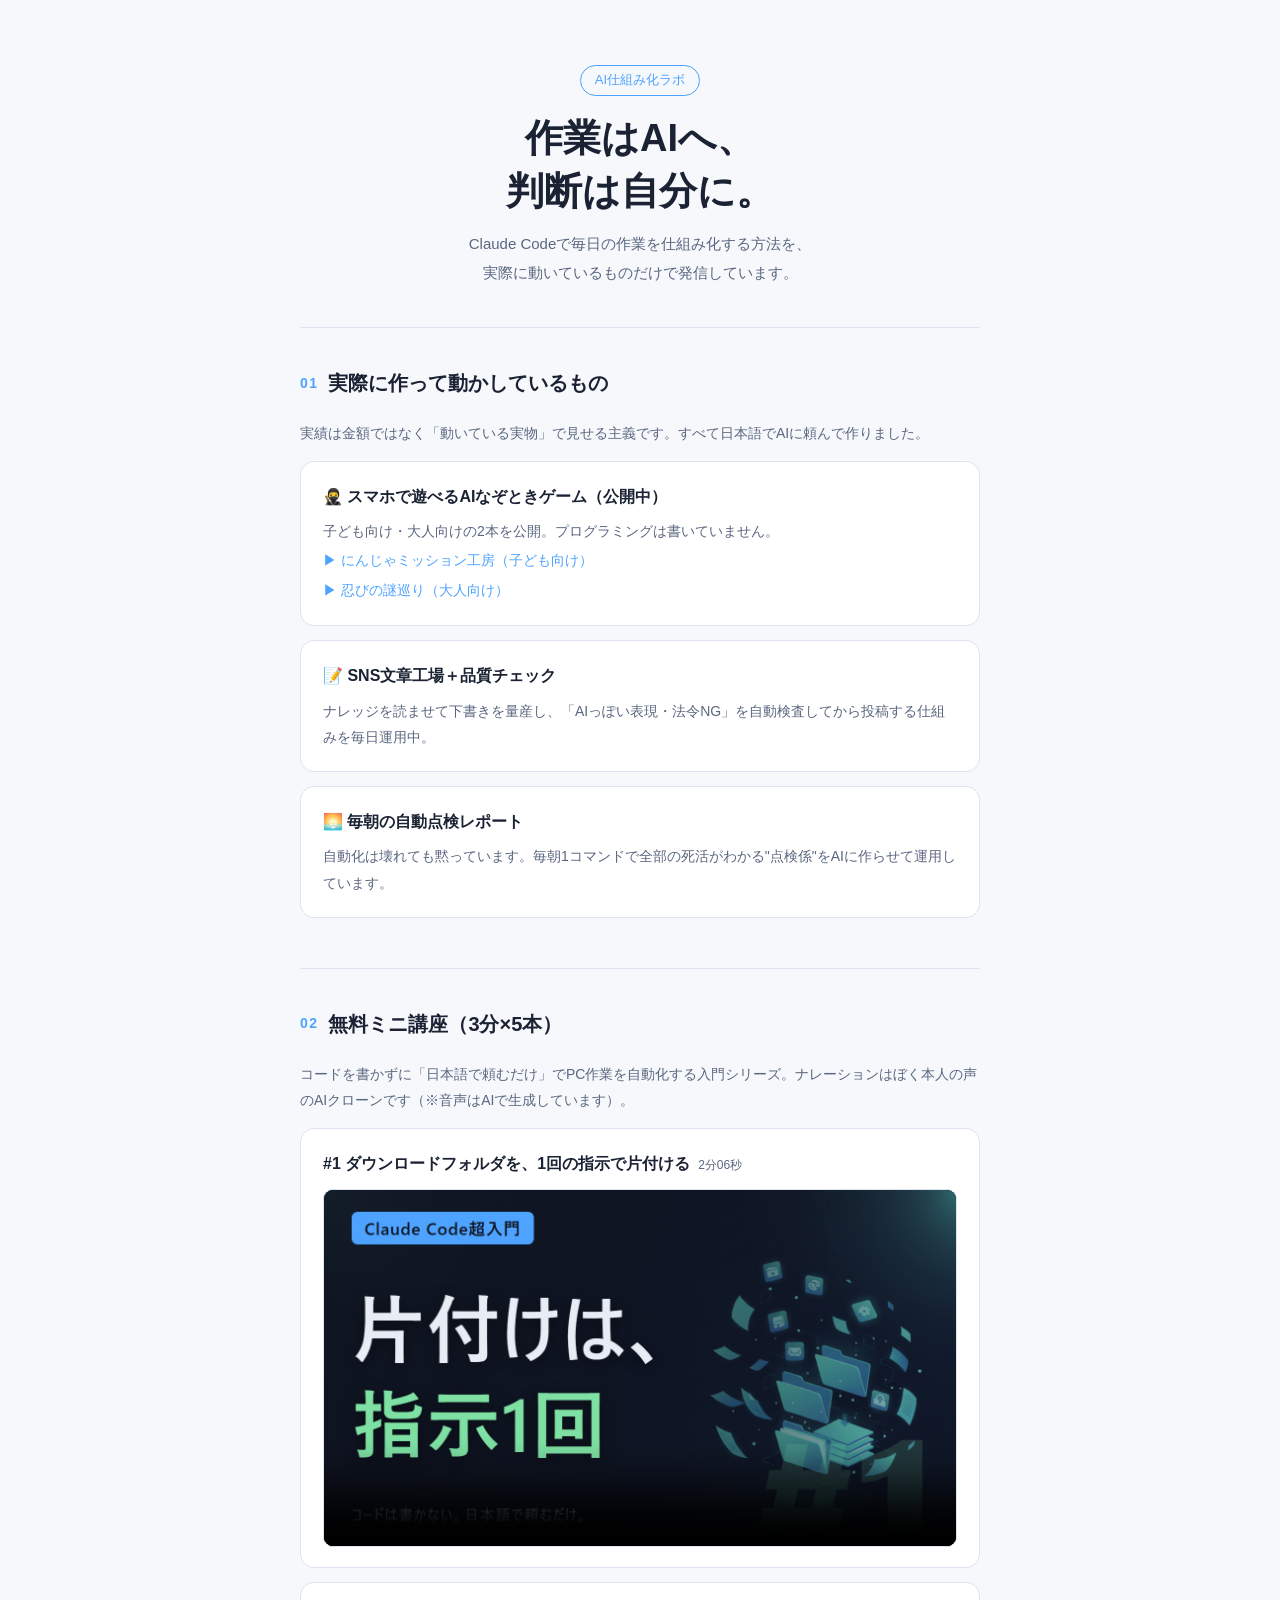
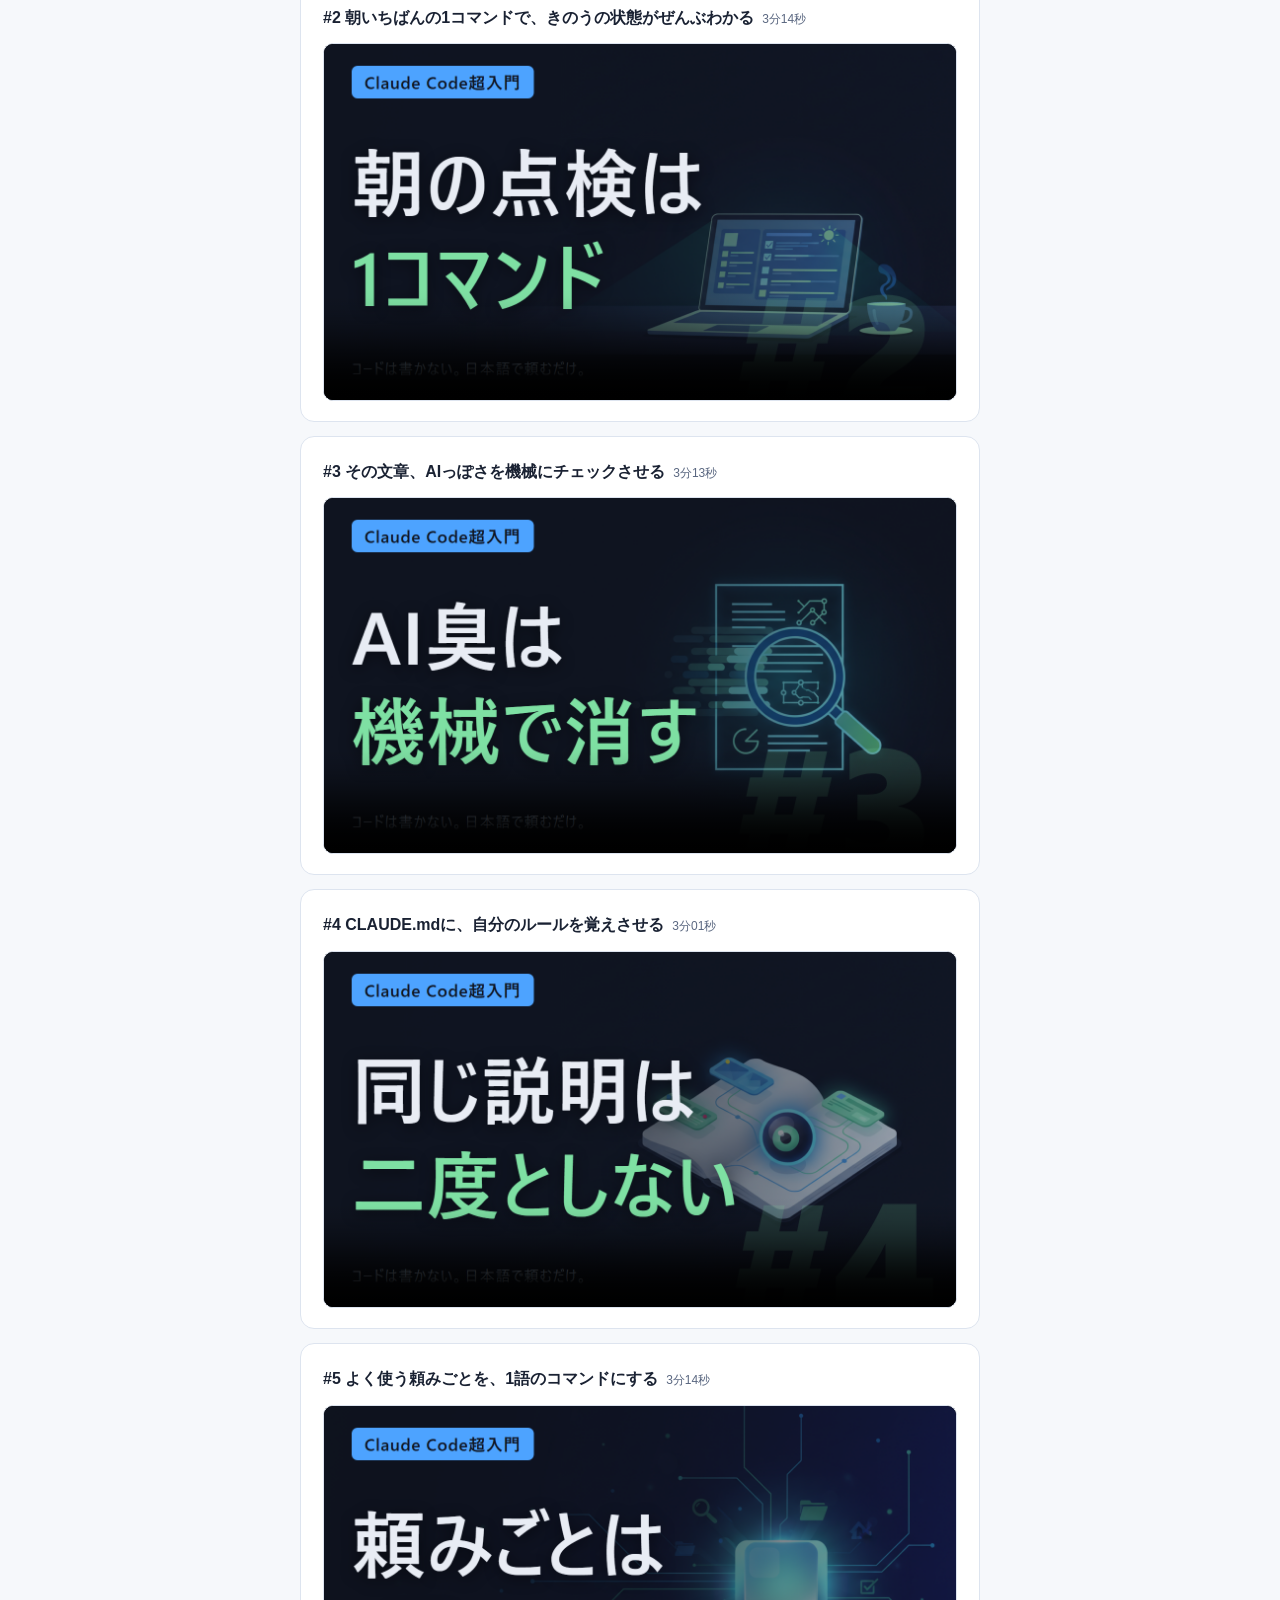
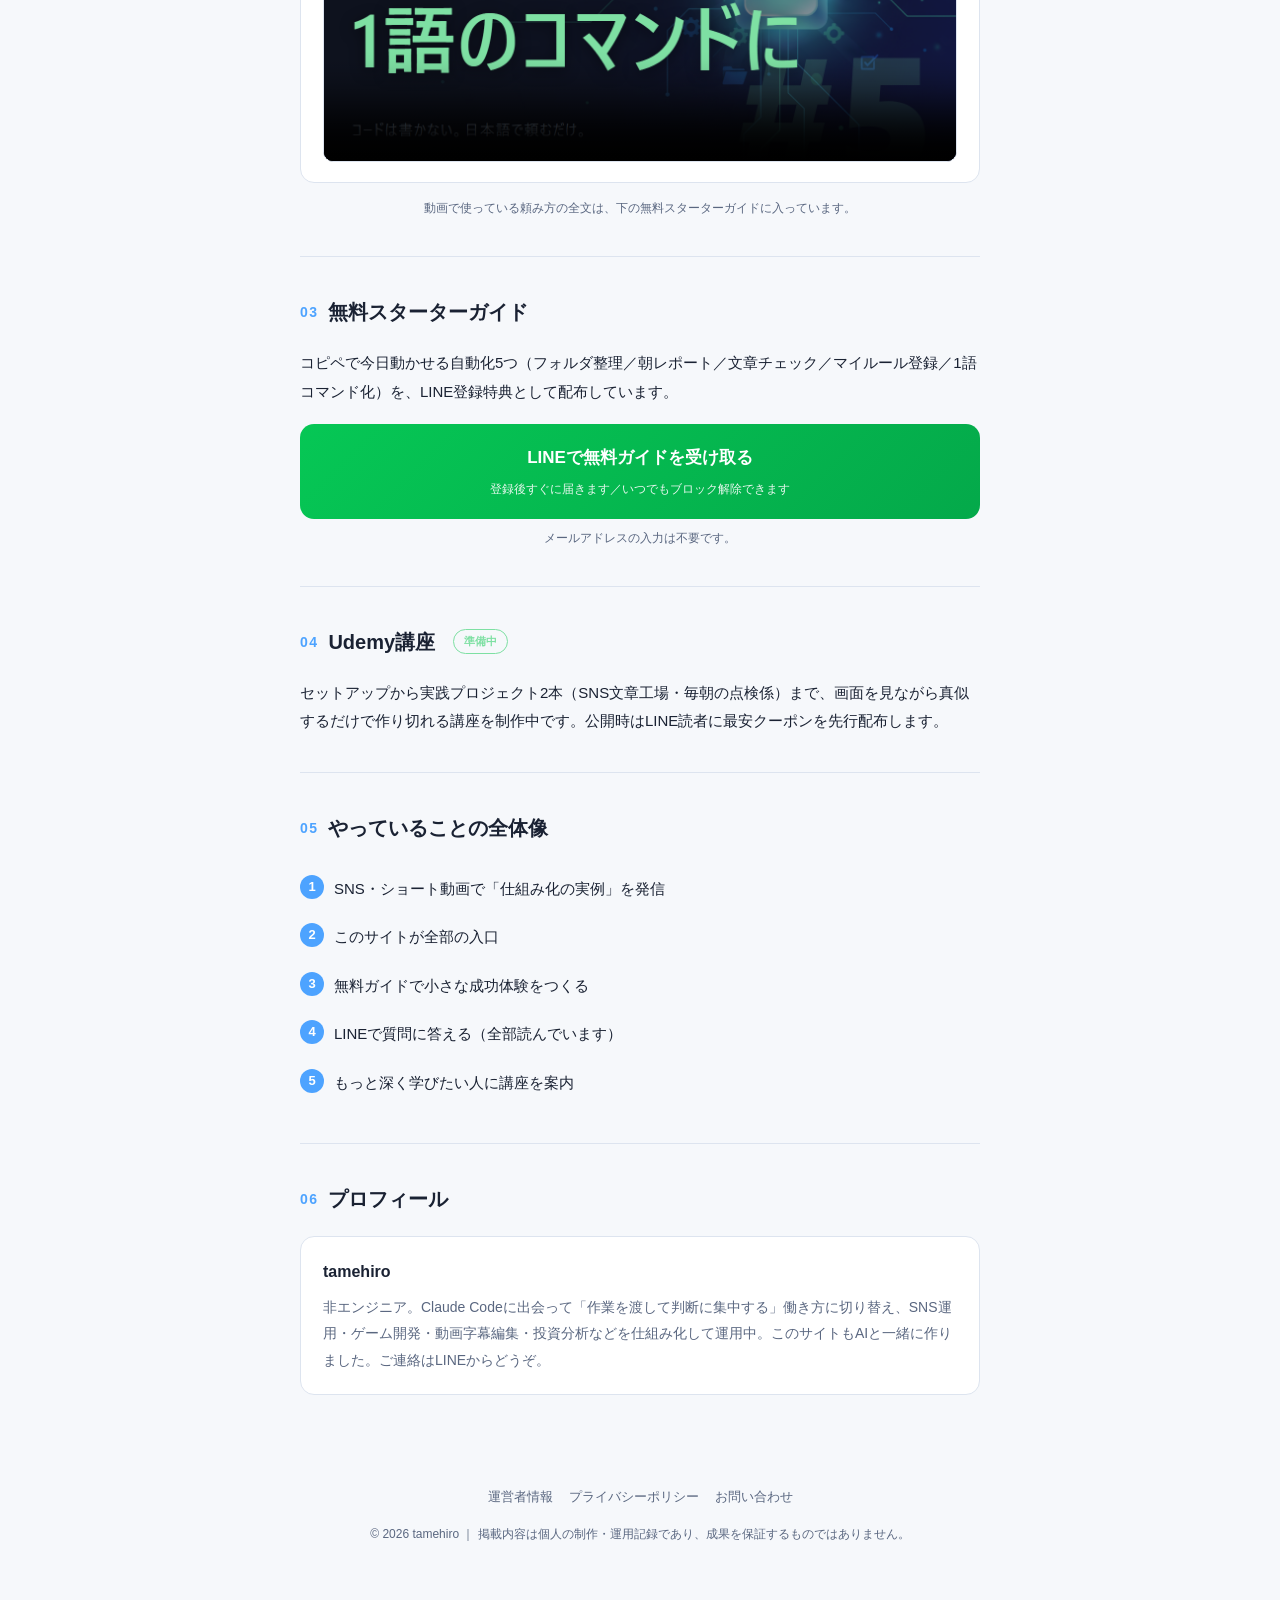
<file: index.html>
<!DOCTYPE html>
<html lang="ja">
<head>
<meta charset="UTF-8">
<meta name="viewport" content="width=device-width, initial-scale=1.0">
<title>tamehiro | AI仕組み化ラボ — 作業はAIへ、判断は自分に</title>
<meta name="description" content="Claude Codeで毎日の作業を仕組み化する方法を発信しています。コピペで始められる無料スターターガイド配布中。">
<link rel="canonical" href="https://tamehiro3.github.io/ai-lab/">
<style>
  :root{
    --bg:#0f1420; --panel:#171e2e; --text:#e8ecf4; --muted:#9aa7bd;
    --accent:#4da3ff; --accent2:#7ee0a3; --border:#2a3550;
  }
  @media (prefers-color-scheme: light){
    :root{ --bg:#f6f8fb; --panel:#ffffff; --text:#1a2233; --muted:#5a6780; --border:#dde4ef; }
  }
  *{margin:0;padding:0;box-sizing:border-box}
  body{background:var(--bg);color:var(--text);font-family:"Hiragino Kaku Gothic ProN","Yu Gothic",Meiryo,sans-serif;line-height:1.9}
  .wrap{max-width:720px;margin:0 auto;padding:0 20px}
  header{padding:64px 0 40px;text-align:center}
  .badge{display:inline-block;font-size:13px;color:var(--accent);border:1px solid var(--accent);border-radius:999px;padding:2px 14px;margin-bottom:16px}
  h1{font-size:clamp(26px,6vw,38px);line-height:1.4;margin-bottom:12px}
  .lead{color:var(--muted);font-size:15px}
  section{padding:36px 0;border-top:1px solid var(--border)}
  h2{font-size:20px;margin-bottom:18px;display:flex;align-items:center;gap:10px}
  h2 .n{color:var(--accent);font-size:14px;letter-spacing:.1em}
  .card{background:var(--panel);border:1px solid var(--border);border-radius:14px;padding:20px 22px;margin-bottom:14px}
  .card h3{font-size:16px;margin-bottom:6px}
  .card p{font-size:14px;color:var(--muted)}
  .card a{color:var(--accent);text-decoration:none;font-size:14px}
  .card a:hover{text-decoration:underline}
  .card video{width:100%;border-radius:10px;margin-top:10px;display:block;border:1px solid var(--border);background:#000}
  .card h3 small{font-weight:400;color:var(--muted);font-size:12px;margin-left:8px}
  .cta{display:block;text-align:center;background:linear-gradient(135deg,#06c755,#04a94a);color:#fff;font-weight:700;font-size:17px;border-radius:14px;padding:18px;margin:18px 0 8px;text-decoration:none}
  .cta small{display:block;font-weight:400;font-size:12px;opacity:.9;margin-top:4px}
  .note{font-size:12px;color:var(--muted);text-align:center}
  ul.flow{list-style:none}
  ul.flow li{padding:10px 0 10px 34px;position:relative;font-size:15px}
  ul.flow li::before{content:attr(data-n);position:absolute;left:0;top:10px;width:24px;height:24px;border-radius:50%;
    background:var(--accent);color:#fff;font-size:13px;font-weight:700;display:flex;align-items:center;justify-content:center}
  footer{padding:40px 0 60px;text-align:center;color:var(--muted);font-size:12px}
  footer nav{display:flex;flex-wrap:wrap;justify-content:center;gap:6px 16px;margin-bottom:14px}
  footer nav a{color:var(--muted);font-size:13px;text-decoration:none}
  footer nav a:hover{text-decoration:underline;color:var(--accent)}
  .soon{display:inline-block;font-size:11px;color:var(--accent2);border:1px solid var(--accent2);border-radius:999px;padding:1px 10px;margin-left:8px;vertical-align:middle}
</style>
</head>
<body>
<div class="wrap">

  <header>
    <span class="badge">AI仕組み化ラボ</span>
    <h1>作業はAIへ、<br>判断は自分に。</h1>
    <p class="lead">Claude Codeで毎日の作業を仕組み化する方法を、<br>実際に動いているものだけで発信しています。</p>
  </header>

  <section>
    <h2><span class="n">01</span>実際に作って動かしているもの</h2>
    <p style="font-size:14px;color:var(--muted);margin-bottom:14px">実績は金額ではなく「動いている実物」で見せる主義です。すべて日本語でAIに頼んで作りました。</p>
    <div class="card">
      <h3>🥷 スマホで遊べるAIなぞときゲーム（公開中）</h3>
      <p>子ども向け・大人向けの2本を公開。プログラミングは書いていません。</p>
      <a href="https://tamehiro3.github.io/ninja-mission-kobo/" target="_blank" rel="noopener">▶ にんじゃミッション工房（子ども向け）</a><br>
      <a href="https://tamehiro3.github.io/shinobi-nazomeguri/" target="_blank" rel="noopener">▶ 忍びの謎巡り（大人向け）</a>
    </div>
    <div class="card">
      <h3>📝 SNS文章工場＋品質チェック</h3>
      <p>ナレッジを読ませて下書きを量産し、「AIっぽい表現・法令NG」を自動検査してから投稿する仕組みを毎日運用中。</p>
    </div>
    <div class="card">
      <h3>🌅 毎朝の自動点検レポート</h3>
      <p>自動化は壊れても黙っています。毎朝1コマンドで全部の死活がわかる"点検係"をAIに作らせて運用しています。</p>
    </div>
  </section>

  <section>
    <h2><span class="n">02</span>無料ミニ講座（3分×5本）</h2>
    <p style="font-size:14px;color:var(--muted);margin-bottom:14px">コードを書かずに「日本語で頼むだけ」でPC作業を自動化する入門シリーズ。ナレーションはぼく本人の声のAIクローンです（※音声はAIで生成しています）。</p>
    <div class="card">
      <h3>#1 ダウンロードフォルダを、1回の指示で片付ける<small>2分06秒</small></h3>
      <video controls playsinline preload="none" poster="thumbs/lesson01_thumb.png" src="lectures/lesson01.mp4"></video>
    </div>
    <div class="card">
      <h3>#2 朝いちばんの1コマンドで、きのうの状態がぜんぶわかる<small>3分14秒</small></h3>
      <video controls playsinline preload="none" poster="thumbs/lesson02_thumb.png" src="lectures/lesson02.mp4"></video>
    </div>
    <div class="card">
      <h3>#3 その文章、AIっぽさを機械にチェックさせる<small>3分13秒</small></h3>
      <video controls playsinline preload="none" poster="thumbs/lesson03_thumb.png" src="lectures/lesson03.mp4"></video>
    </div>
    <div class="card">
      <h3>#4 CLAUDE.mdに、自分のルールを覚えさせる<small>3分01秒</small></h3>
      <video controls playsinline preload="none" poster="thumbs/lesson04_thumb.png" src="lectures/lesson04.mp4"></video>
    </div>
    <div class="card">
      <h3>#5 よく使う頼みごとを、1語のコマンドにする<small>3分14秒</small></h3>
      <video controls playsinline preload="none" poster="thumbs/lesson05_thumb.png" src="lectures/lesson05.mp4"></video>
    </div>
    <p class="note">動画で使っている頼み方の全文は、下の無料スターターガイドに入っています。</p>
  </section>

  <section>
    <h2><span class="n">03</span>無料スターターガイド</h2>
    <p style="font-size:15px">コピペで今日動かせる自動化5つ（フォルダ整理／朝レポート／文章チェック／マイルール登録／1語コマンド化）を、LINE登録特典として配布しています。</p>
    <a class="cta" href="https://line.me/R/ti/p/@442vfqdf">
      LINEで無料ガイドを受け取る
      <small>登録後すぐに届きます／いつでもブロック解除できます</small>
    </a>
    <p class="note">メールアドレスの入力は不要です。</p>
  </section>

  <section>
    <h2><span class="n">04</span>Udemy講座<span class="soon">準備中</span></h2>
    <p style="font-size:15px">セットアップから実践プロジェクト2本（SNS文章工場・毎朝の点検係）まで、画面を見ながら真似するだけで作り切れる講座を制作中です。公開時はLINE読者に最安クーポンを先行配布します。</p>
    <!-- ★講座公開後、この下にUdemyリンクのカードを追加する -->
  </section>

  <section>
    <h2><span class="n">05</span>やっていることの全体像</h2>
    <ul class="flow">
      <li data-n="1">SNS・ショート動画で「仕組み化の実例」を発信</li>
      <li data-n="2">このサイトが全部の入口</li>
      <li data-n="3">無料ガイドで小さな成功体験をつくる</li>
      <li data-n="4">LINEで質問に答える（全部読んでいます）</li>
      <li data-n="5">もっと深く学びたい人に講座を案内</li>
    </ul>
  </section>

  <section>
    <h2><span class="n">06</span>プロフィール</h2>
    <div class="card">
      <h3>tamehiro</h3>
      <p>非エンジニア。Claude Codeに出会って「作業を渡して判断に集中する」働き方に切り替え、SNS運用・ゲーム開発・動画字幕編集・投資分析などを仕組み化して運用中。このサイトもAIと一緒に作りました。ご連絡はLINEからどうぞ。</p>
    </div>
  </section>

  <footer>
    <nav>
      <a href="about.html">運営者情報</a>
      <a href="privacy.html">プライバシーポリシー</a>
      <a href="contact.html">お問い合わせ</a>
    </nav>
    © 2026 tamehiro ｜ 掲載内容は個人の制作・運用記録であり、成果を保証するものではありません。
  </footer>

</div>
</body>
</html>
</file>
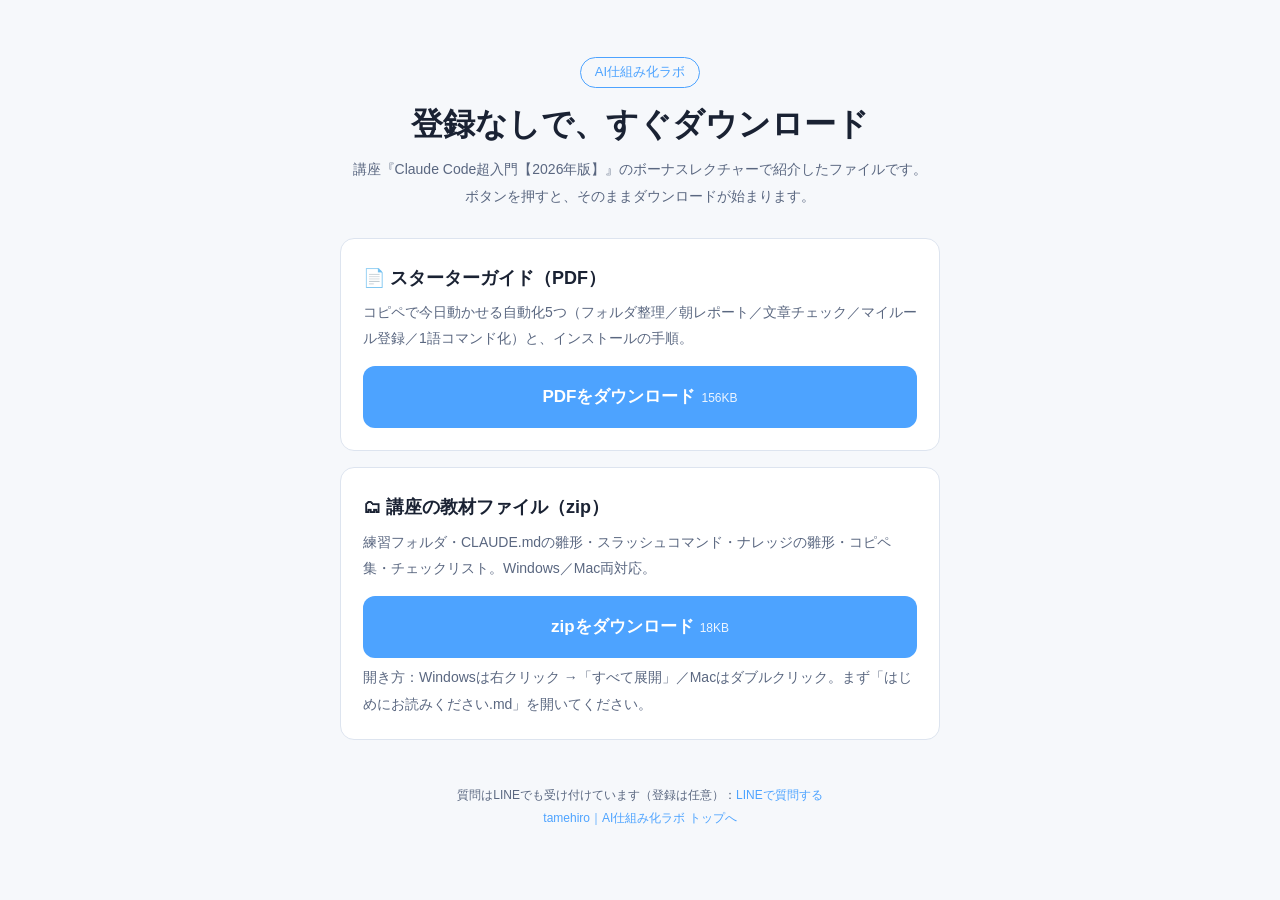
<file: dl/index.html>
<!DOCTYPE html>
<html lang="ja">
<head>
<meta charset="UTF-8">
<meta name="viewport" content="width=device-width, initial-scale=1.0">
<meta name="robots" content="noindex">
<title>ダウンロード | tamehiro AI仕組み化ラボ</title>
<style>
  :root{--bg:#0f1420;--panel:#171e2e;--text:#e8ecf4;--muted:#9aa7bd;--accent:#4da3ff;--border:#2a3550}
  @media (prefers-color-scheme: light){:root{--bg:#f6f8fb;--panel:#ffffff;--text:#1a2233;--muted:#5a6780;--border:#dde4ef}}
  *{margin:0;padding:0;box-sizing:border-box}
  body{background:var(--bg);color:var(--text);font-family:"Hiragino Kaku Gothic ProN","Yu Gothic",Meiryo,sans-serif;line-height:1.9}
  .wrap{max-width:640px;margin:0 auto;padding:0 20px}
  header{padding:56px 0 28px;text-align:center}
  .badge{display:inline-block;font-size:13px;color:var(--accent);border:1px solid var(--accent);border-radius:999px;padding:2px 14px;margin-bottom:14px}
  h1{font-size:clamp(24px,6vw,32px);line-height:1.4;margin-bottom:10px}
  .lead{color:var(--muted);font-size:14px}
  .card{background:var(--panel);border:1px solid var(--border);border-radius:14px;padding:22px;margin-bottom:16px}
  .card h2{font-size:18px;margin-bottom:4px}
  .card p{font-size:14px;color:var(--muted)}
  .dl{display:block;text-align:center;background:var(--accent);color:#fff;font-weight:700;font-size:17px;
      border-radius:12px;padding:15px;margin-top:14px;text-decoration:none}
  .dl small{font-weight:400;font-size:12px;opacity:.9;margin-left:6px}
  .note{font-size:12px;color:var(--muted);margin:6px 0 0}
  footer{padding:28px 0 56px;text-align:center;color:var(--muted);font-size:12px}
  footer a{color:var(--accent);text-decoration:none}
</style>
</head>
<body>
<div class="wrap">
  <header>
    <span class="badge">AI仕組み化ラボ</span>
    <h1>登録なしで、すぐダウンロード</h1>
    <p class="lead">講座『Claude Code超入門【2026年版】』のボーナスレクチャーで紹介したファイルです。<br>ボタンを押すと、そのままダウンロードが始まります。</p>
  </header>

  <div class="card">
    <h2>📄 スターターガイド（PDF）</h2>
    <p>コピペで今日動かせる自動化5つ（フォルダ整理／朝レポート／文章チェック／マイルール登録／1語コマンド化）と、インストールの手順。</p>
    <a class="dl" href="starter-guide.pdf" download="Claude Code スターターガイド.pdf">PDFをダウンロード<small>156KB</small></a>
  </div>

  <div class="card">
    <h2>🗂 講座の教材ファイル（zip）</h2>
    <p>練習フォルダ・CLAUDE.mdの雛形・スラッシュコマンド・ナレッジの雛形・コピペ集・チェックリスト。Windows／Mac両対応。</p>
    <a class="dl" href="claude-code-kyozai.zip" download="Claude Code超入門_教材ファイル.zip">zipをダウンロード<small>18KB</small></a>
    <p class="note">開き方：Windowsは右クリック →「すべて展開」／Macはダブルクリック。まず「はじめにお読みください.md」を開いてください。</p>
  </div>

  <footer>
    質問はLINEでも受け付けています（登録は任意）：<a href="https://line.me/R/ti/p/@442vfqdf">LINEで質問する</a><br>
    <a href="../">tamehiro｜AI仕組み化ラボ トップへ</a>
  </footer>
</div>
</body>
</html>
</file>
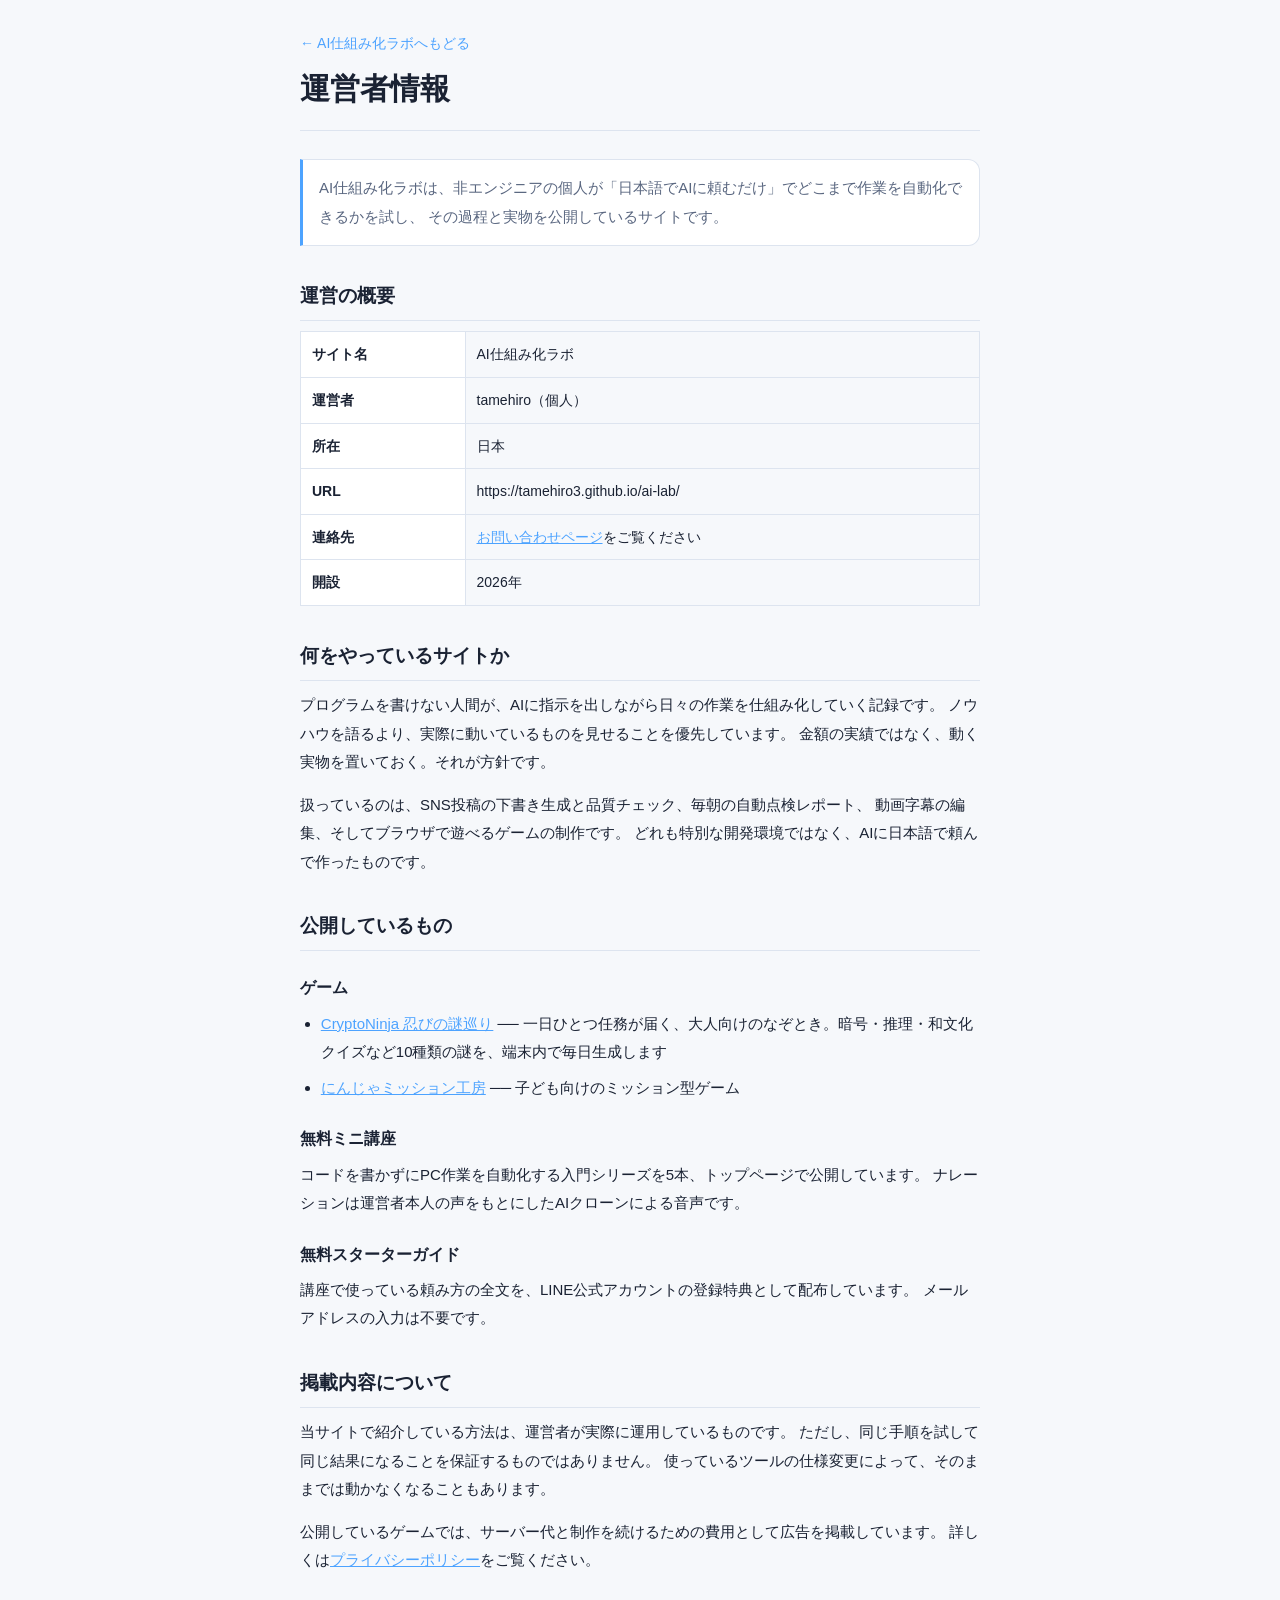
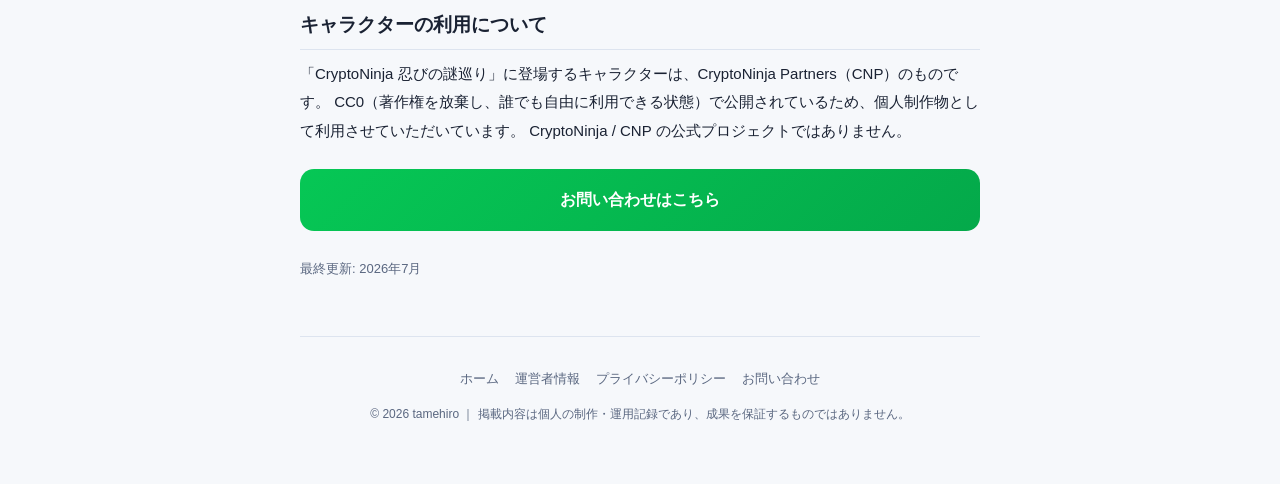
<file: about.html>
<!DOCTYPE html>
<html lang="ja">
<head>
<meta charset="UTF-8">
<meta name="viewport" content="width=device-width, initial-scale=1.0">
<title>運営者情報 | AI仕組み化ラボ</title>
<meta name="description" content="AI仕組み化ラボは誰が、何のために運営しているのか。公開しているゲーム・講座・自動化の仕組みの一覧と、運営者の情報をまとめています。">
<link rel="canonical" href="https://tamehiro3.github.io/ai-lab/about.html">
<link rel="stylesheet" href="page.css">
</head>
<body>
<div class="wrap">

<header class="page">
  <a class="back" href="./">← AI仕組み化ラボへもどる</a>
  <h1>運営者情報</h1>
</header>

<main>

<p class="lead">
AI仕組み化ラボは、非エンジニアの個人が「日本語でAIに頼むだけ」でどこまで作業を自動化できるかを試し、
その過程と実物を公開しているサイトです。
</p>

<h2>運営の概要</h2>

<table class="tbl">
  <tr><th>サイト名</th><td>AI仕組み化ラボ</td></tr>
  <tr><th>運営者</th><td>tamehiro（個人）</td></tr>
  <tr><th>所在</th><td>日本</td></tr>
  <tr><th>URL</th><td>https://tamehiro3.github.io/ai-lab/</td></tr>
  <tr><th>連絡先</th><td><a href="contact.html">お問い合わせページ</a>をご覧ください</td></tr>
  <tr><th>開設</th><td>2026年</td></tr>
</table>

<h2>何をやっているサイトか</h2>

<p>
プログラムを書けない人間が、AIに指示を出しながら日々の作業を仕組み化していく記録です。
ノウハウを語るより、実際に動いているものを見せることを優先しています。
金額の実績ではなく、動く実物を置いておく。それが方針です。
</p>

<p>
扱っているのは、SNS投稿の下書き生成と品質チェック、毎朝の自動点検レポート、
動画字幕の編集、そしてブラウザで遊べるゲームの制作です。
どれも特別な開発環境ではなく、AIに日本語で頼んで作ったものです。
</p>

<h2>公開しているもの</h2>

<h3>ゲーム</h3>
<ul>
  <li>
    <a href="https://tamehiro3.github.io/shinobi-nazomeguri/" target="_blank" rel="noopener">CryptoNinja 忍びの謎巡り</a>
    ── 一日ひとつ任務が届く、大人向けのなぞとき。暗号・推理・和文化クイズなど10種類の謎を、端末内で毎日生成します
  </li>
  <li>
    <a href="https://tamehiro3.github.io/ninja-mission-kobo/" target="_blank" rel="noopener">にんじゃミッション工房</a>
    ── 子ども向けのミッション型ゲーム
  </li>
</ul>

<h3>無料ミニ講座</h3>
<p>
コードを書かずにPC作業を自動化する入門シリーズを5本、トップページで公開しています。
ナレーションは運営者本人の声をもとにしたAIクローンによる音声です。
</p>

<h3>無料スターターガイド</h3>
<p>
講座で使っている頼み方の全文を、LINE公式アカウントの登録特典として配布しています。
メールアドレスの入力は不要です。
</p>

<h2>掲載内容について</h2>

<p>
当サイトで紹介している方法は、運営者が実際に運用しているものです。
ただし、同じ手順を試して同じ結果になることを保証するものではありません。
使っているツールの仕様変更によって、そのままでは動かなくなることもあります。
</p>

<p>
公開しているゲームでは、サーバー代と制作を続けるための費用として広告を掲載しています。
詳しくは<a href="privacy.html">プライバシーポリシー</a>をご覧ください。
</p>

<h2>キャラクターの利用について</h2>

<p>
「CryptoNinja 忍びの謎巡り」に登場するキャラクターは、CryptoNinja Partners（CNP）のものです。
CC0（著作権を放棄し、誰でも自由に利用できる状態）で公開されているため、個人制作物として利用させていただいています。
CryptoNinja / CNP の公式プロジェクトではありません。
</p>

<a class="cta" href="contact.html">お問い合わせはこちら</a>

<p class="updated">最終更新: 2026年7月</p>

</main>

<footer>
  <nav>
    <a href="./">ホーム</a>
    <a href="about.html">運営者情報</a>
    <a href="privacy.html">プライバシーポリシー</a>
    <a href="contact.html">お問い合わせ</a>
  </nav>
  <p>© 2026 tamehiro ｜ 掲載内容は個人の制作・運用記録であり、成果を保証するものではありません。</p>
</footer>

</div>
</body>
</html>
</file>
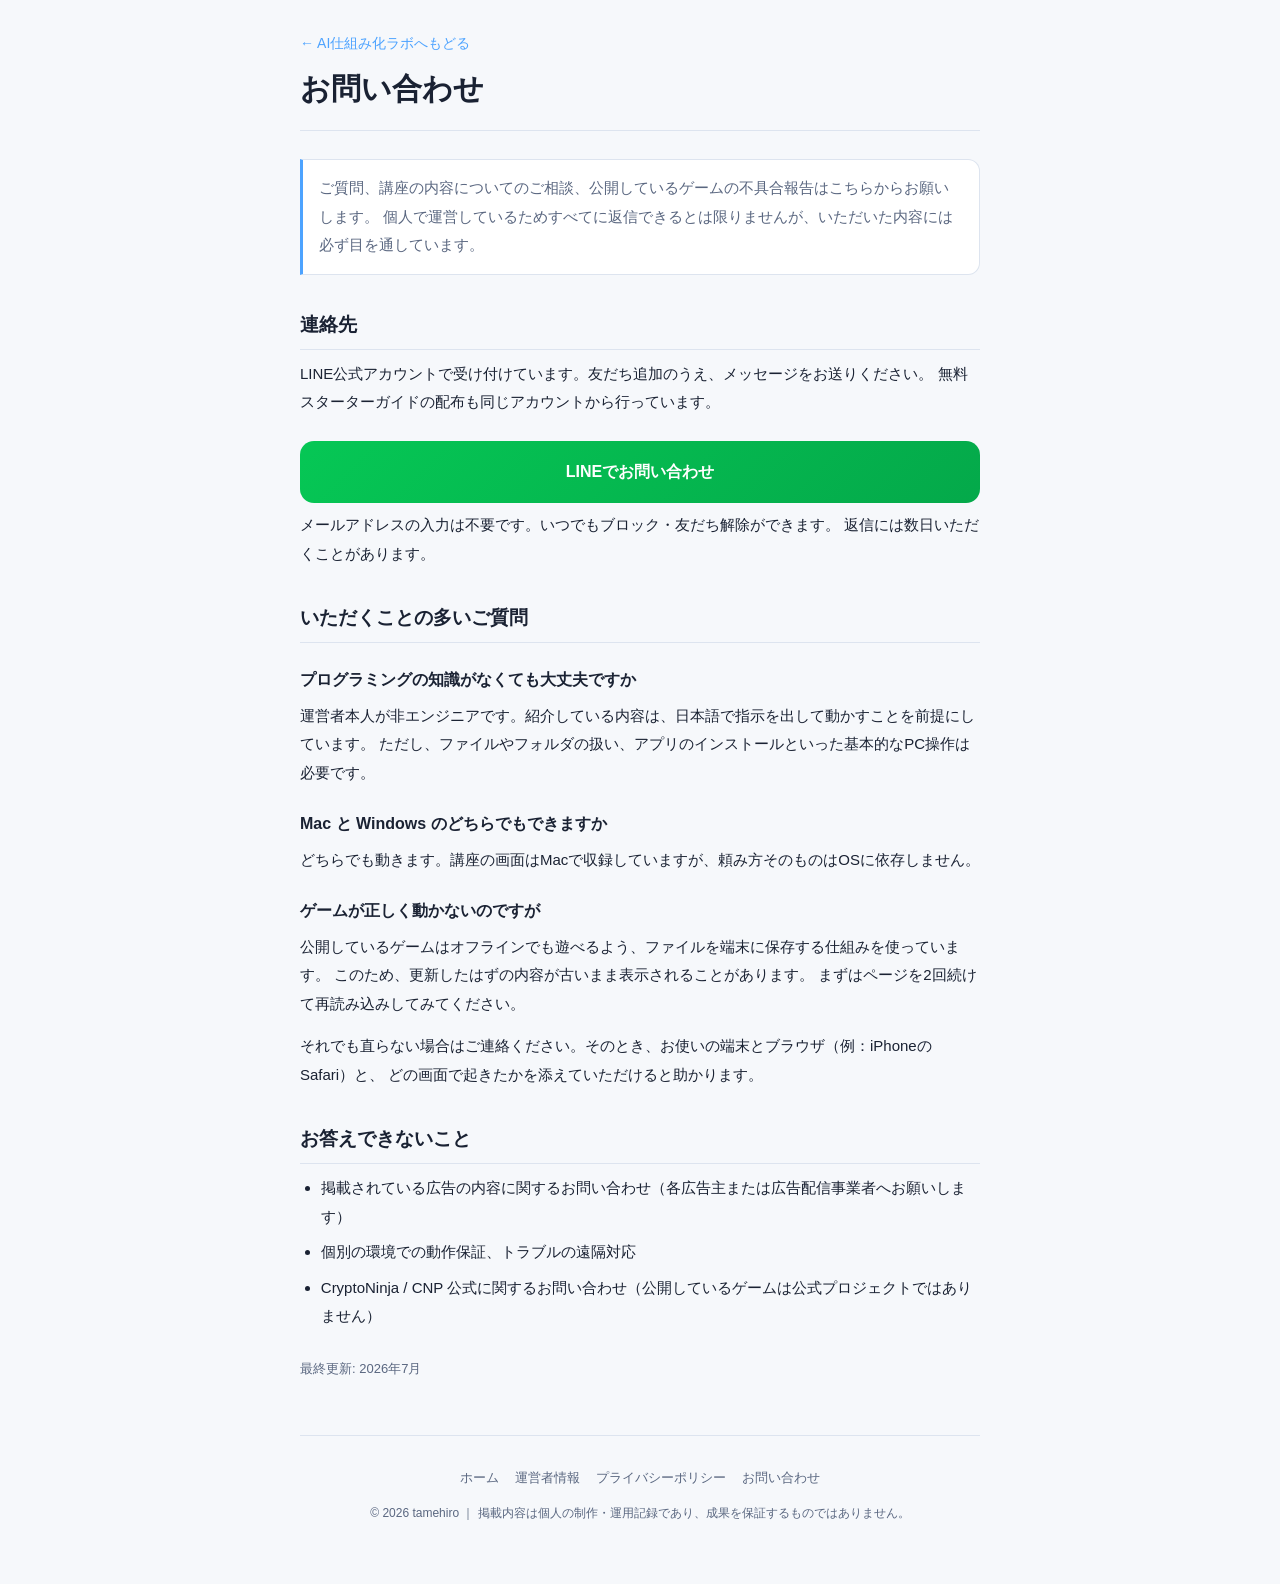
<file: contact.html>
<!DOCTYPE html>
<html lang="ja">
<head>
<meta charset="UTF-8">
<meta name="viewport" content="width=device-width, initial-scale=1.0">
<title>お問い合わせ | AI仕組み化ラボ</title>
<meta name="description" content="AI仕組み化ラボへのご質問、講座の内容についてのご相談、公開しているゲームの不具合報告はこちらから。LINE公式アカウントで受け付けています。">
<link rel="canonical" href="https://tamehiro3.github.io/ai-lab/contact.html">
<link rel="stylesheet" href="page.css">
</head>
<body>
<div class="wrap">

<header class="page">
  <a class="back" href="./">← AI仕組み化ラボへもどる</a>
  <h1>お問い合わせ</h1>
</header>

<main>

<p class="lead">
ご質問、講座の内容についてのご相談、公開しているゲームの不具合報告はこちらからお願いします。
個人で運営しているためすべてに返信できるとは限りませんが、いただいた内容には必ず目を通しています。
</p>

<h2>連絡先</h2>

<p>
LINE公式アカウントで受け付けています。友だち追加のうえ、メッセージをお送りください。
無料スターターガイドの配布も同じアカウントから行っています。
</p>

<a class="cta" href="https://line.me/R/ti/p/@442vfqdf">LINEでお問い合わせ</a>

<p>
メールアドレスの入力は不要です。いつでもブロック・友だち解除ができます。
返信には数日いただくことがあります。
</p>

<!-- メールでの窓口も置く場合は、下のコメントを外してアドレスを差し替えてください
<h3>メール</h3>
<p>your-address@example.com</p>
-->

<h2>いただくことの多いご質問</h2>

<h3>プログラミングの知識がなくても大丈夫ですか</h3>
<p>
運営者本人が非エンジニアです。紹介している内容は、日本語で指示を出して動かすことを前提にしています。
ただし、ファイルやフォルダの扱い、アプリのインストールといった基本的なPC操作は必要です。
</p>

<h3>Mac と Windows のどちらでもできますか</h3>
<p>
どちらでも動きます。講座の画面はMacで収録していますが、頼み方そのものはOSに依存しません。
</p>

<h3>ゲームが正しく動かないのですが</h3>
<p>
公開しているゲームはオフラインでも遊べるよう、ファイルを端末に保存する仕組みを使っています。
このため、更新したはずの内容が古いまま表示されることがあります。
まずはページを2回続けて再読み込みしてみてください。
</p>
<p>
それでも直らない場合はご連絡ください。そのとき、お使いの端末とブラウザ（例：iPhoneのSafari）と、
どの画面で起きたかを添えていただけると助かります。
</p>

<h2>お答えできないこと</h2>

<ul>
  <li>掲載されている広告の内容に関するお問い合わせ（各広告主または広告配信事業者へお願いします）</li>
  <li>個別の環境での動作保証、トラブルの遠隔対応</li>
  <li>CryptoNinja / CNP 公式に関するお問い合わせ（公開しているゲームは公式プロジェクトではありません）</li>
</ul>

<p class="updated">最終更新: 2026年7月</p>

</main>

<footer>
  <nav>
    <a href="./">ホーム</a>
    <a href="about.html">運営者情報</a>
    <a href="privacy.html">プライバシーポリシー</a>
    <a href="contact.html">お問い合わせ</a>
  </nav>
  <p>© 2026 tamehiro ｜ 掲載内容は個人の制作・運用記録であり、成果を保証するものではありません。</p>
</footer>

</div>
</body>
</html>
</file>
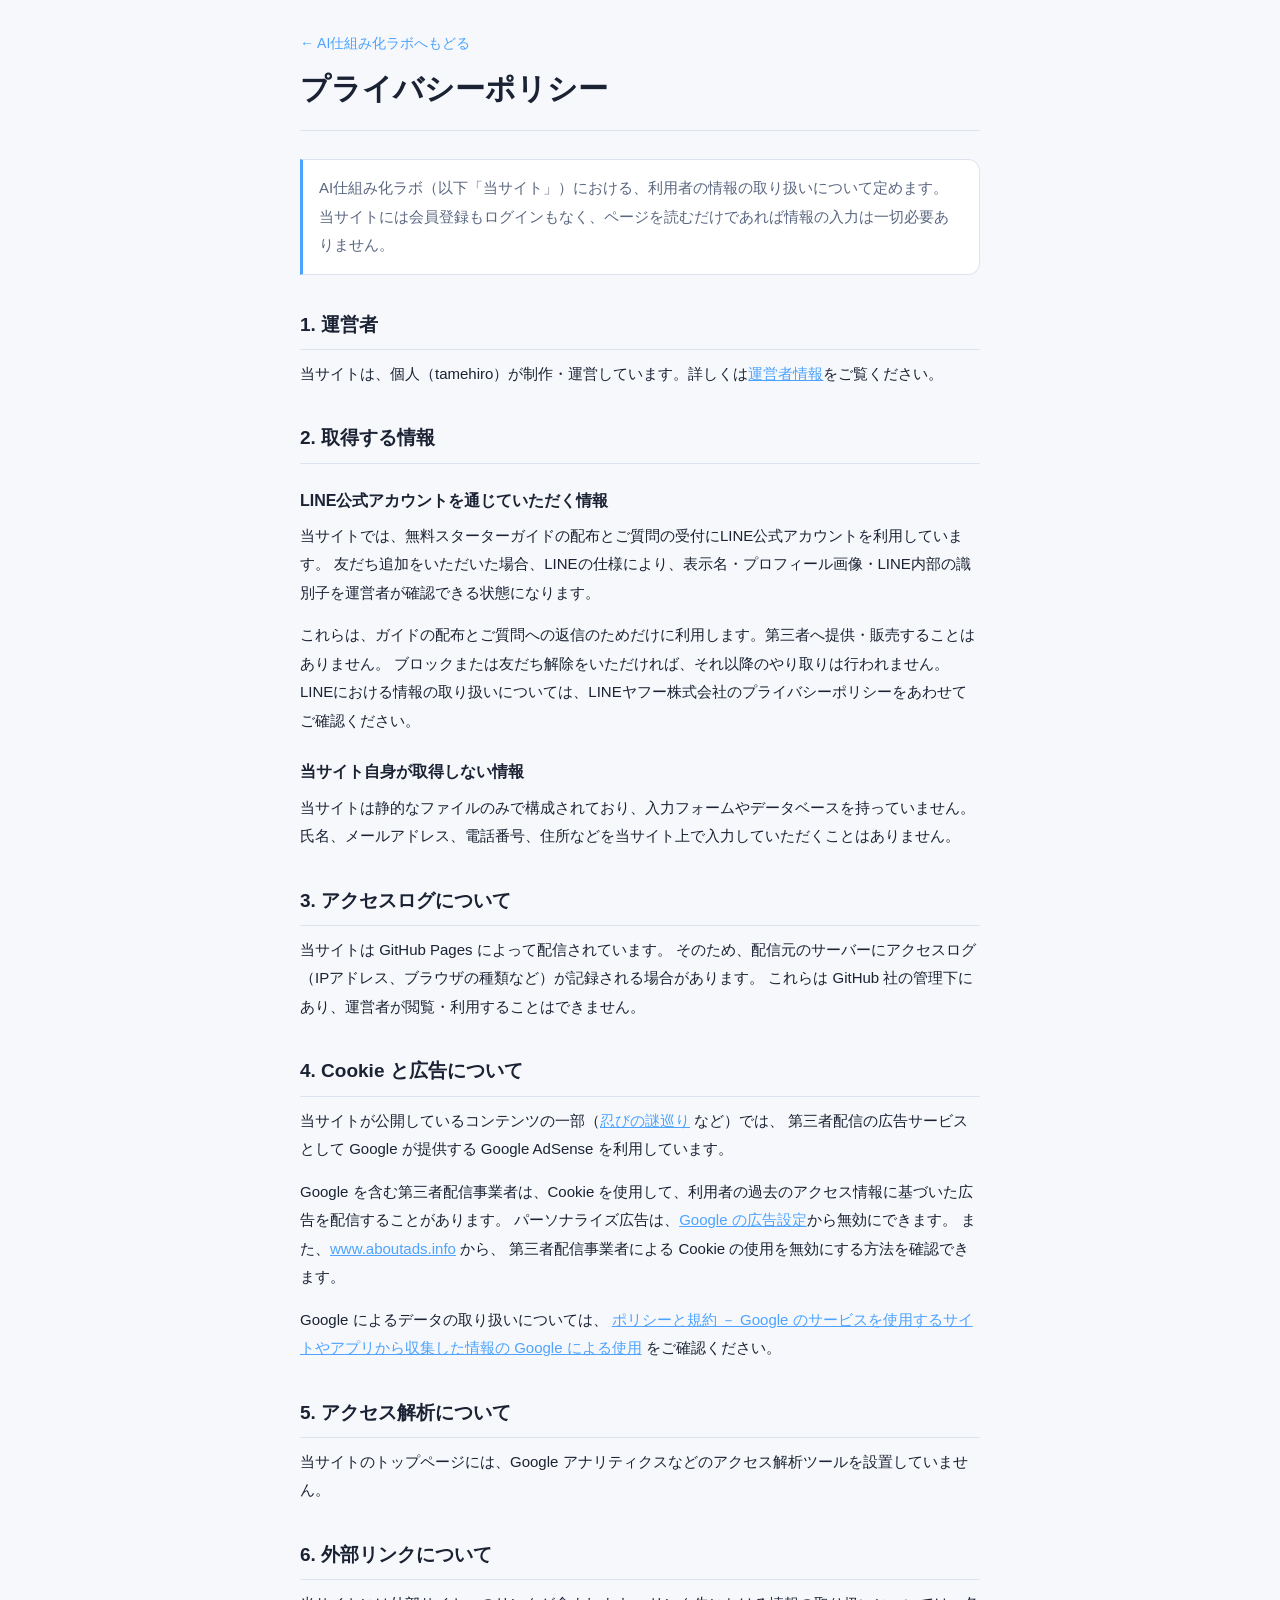
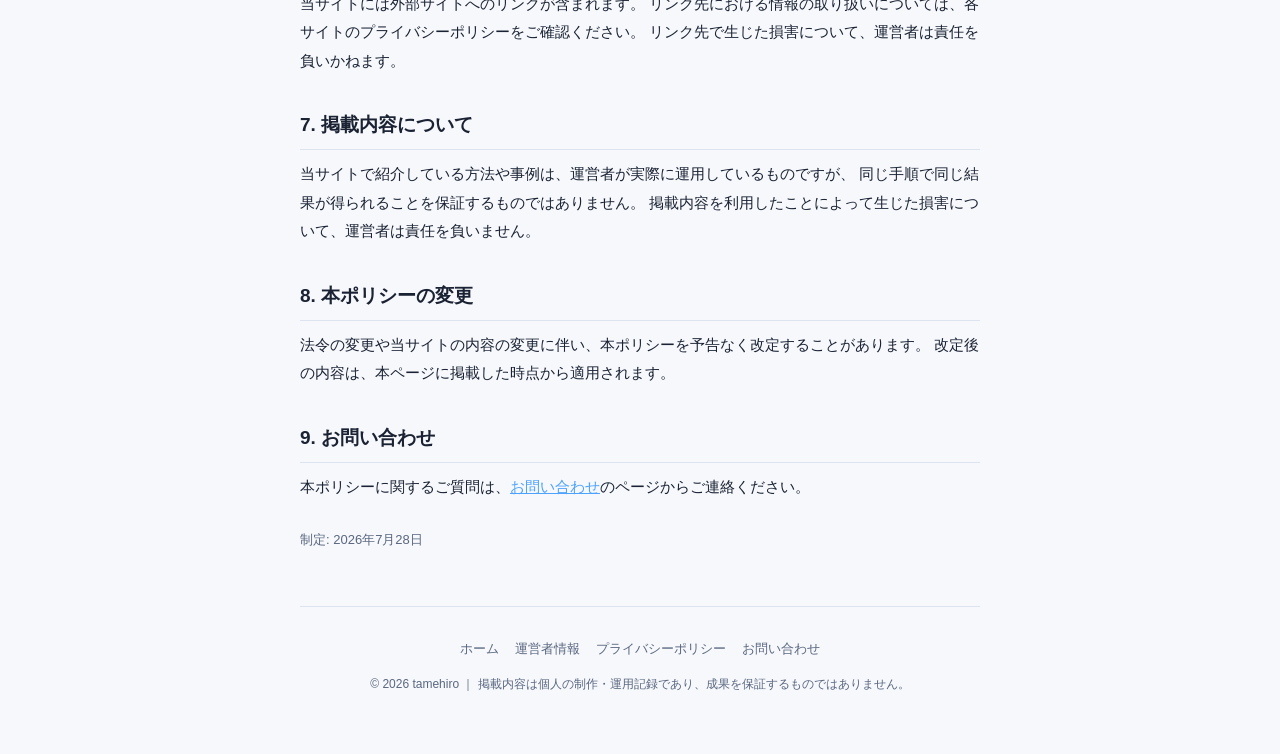
<file: privacy.html>
<!DOCTYPE html>
<html lang="ja">
<head>
<meta charset="UTF-8">
<meta name="viewport" content="width=device-width, initial-scale=1.0">
<title>プライバシーポリシー | AI仕組み化ラボ</title>
<meta name="description" content="AI仕組み化ラボにおける、Cookie・広告配信・LINE公式アカウント経由でいただいた情報の取り扱いについて定めたプライバシーポリシーです。">
<link rel="canonical" href="https://tamehiro3.github.io/ai-lab/privacy.html">
<link rel="stylesheet" href="page.css">
</head>
<body>
<div class="wrap">

<header class="page">
  <a class="back" href="./">← AI仕組み化ラボへもどる</a>
  <h1>プライバシーポリシー</h1>
</header>

<main>

<p class="lead">
AI仕組み化ラボ（以下「当サイト」）における、利用者の情報の取り扱いについて定めます。
当サイトには会員登録もログインもなく、ページを読むだけであれば情報の入力は一切必要ありません。
</p>

<h2>1. 運営者</h2>
<p>
当サイトは、個人（tamehiro）が制作・運営しています。詳しくは<a href="about.html">運営者情報</a>をご覧ください。
</p>

<h2>2. 取得する情報</h2>

<h3>LINE公式アカウントを通じていただく情報</h3>
<p>
当サイトでは、無料スターターガイドの配布とご質問の受付にLINE公式アカウントを利用しています。
友だち追加をいただいた場合、LINEの仕様により、表示名・プロフィール画像・LINE内部の識別子を運営者が確認できる状態になります。
</p>
<p>
これらは、ガイドの配布とご質問への返信のためだけに利用します。第三者へ提供・販売することはありません。
ブロックまたは友だち解除をいただければ、それ以降のやり取りは行われません。
LINEにおける情報の取り扱いについては、LINEヤフー株式会社のプライバシーポリシーをあわせてご確認ください。
</p>

<h3>当サイト自身が取得しない情報</h3>
<p>
当サイトは静的なファイルのみで構成されており、入力フォームやデータベースを持っていません。
氏名、メールアドレス、電話番号、住所などを当サイト上で入力していただくことはありません。
</p>

<h2>3. アクセスログについて</h2>
<p>
当サイトは GitHub Pages によって配信されています。
そのため、配信元のサーバーにアクセスログ（IPアドレス、ブラウザの種類など）が記録される場合があります。
これらは GitHub 社の管理下にあり、運営者が閲覧・利用することはできません。
</p>

<h2>4. Cookie と広告について</h2>
<p>
当サイトが公開しているコンテンツの一部（<a href="https://tamehiro3.github.io/shinobi-nazomeguri/" target="_blank" rel="noopener">忍びの謎巡り</a> など）では、
第三者配信の広告サービスとして Google が提供する Google AdSense を利用しています。
</p>
<p>
Google を含む第三者配信事業者は、Cookie を使用して、利用者の過去のアクセス情報に基づいた広告を配信することがあります。
パーソナライズ広告は、<a href="https://www.google.com/settings/ads" target="_blank" rel="noopener">Google の広告設定</a>から無効にできます。
また、<a href="https://www.aboutads.info/choices/" target="_blank" rel="noopener">www.aboutads.info</a> から、
第三者配信事業者による Cookie の使用を無効にする方法を確認できます。
</p>
<p>
Google によるデータの取り扱いについては、
<a href="https://policies.google.com/technologies/partner-sites" target="_blank" rel="noopener">ポリシーと規約 － Google のサービスを使用するサイトやアプリから収集した情報の Google による使用</a>
をご確認ください。
</p>

<h2>5. アクセス解析について</h2>
<p>
当サイトのトップページには、Google アナリティクスなどのアクセス解析ツールを設置していません。
</p>

<h2>6. 外部リンクについて</h2>
<p>
当サイトには外部サイトへのリンクが含まれます。
リンク先における情報の取り扱いについては、各サイトのプライバシーポリシーをご確認ください。
リンク先で生じた損害について、運営者は責任を負いかねます。
</p>

<h2>7. 掲載内容について</h2>
<p>
当サイトで紹介している方法や事例は、運営者が実際に運用しているものですが、
同じ手順で同じ結果が得られることを保証するものではありません。
掲載内容を利用したことによって生じた損害について、運営者は責任を負いません。
</p>

<h2>8. 本ポリシーの変更</h2>
<p>
法令の変更や当サイトの内容の変更に伴い、本ポリシーを予告なく改定することがあります。
改定後の内容は、本ページに掲載した時点から適用されます。
</p>

<h2>9. お問い合わせ</h2>
<p>
本ポリシーに関するご質問は、<a href="contact.html">お問い合わせ</a>のページからご連絡ください。
</p>

<p class="updated">制定: 2026年7月28日</p>

</main>

<footer>
  <nav>
    <a href="./">ホーム</a>
    <a href="about.html">運営者情報</a>
    <a href="privacy.html">プライバシーポリシー</a>
    <a href="contact.html">お問い合わせ</a>
  </nav>
  <p>© 2026 tamehiro ｜ 掲載内容は個人の制作・運用記録であり、成果を保証するものではありません。</p>
</footer>

</div>
</body>
</html>
</file>
<file: page.css>
/* ai-lab のサブページ共通スタイル(index.html の配色に合わせる) */
:root{
  --bg:#0f1420; --panel:#171e2e; --text:#e8ecf4; --muted:#9aa7bd;
  --accent:#4da3ff; --accent2:#7ee0a3; --border:#2a3550;
}
@media (prefers-color-scheme: light){
  :root{ --bg:#f6f8fb; --panel:#ffffff; --text:#1a2233; --muted:#5a6780; --border:#dde4ef; }
}
*{margin:0;padding:0;box-sizing:border-box}
body{background:var(--bg);color:var(--text);line-height:1.9;
  font-family:"Hiragino Kaku Gothic ProN","Yu Gothic",Meiryo,sans-serif}
.wrap{max-width:720px;margin:0 auto;padding:0 20px}

header.page{padding:28px 0 20px;border-bottom:1px solid var(--border)}
header.page a.back{color:var(--accent);text-decoration:none;font-size:14px}
header.page h1{font-size:clamp(22px,5vw,30px);margin-top:10px;line-height:1.4}

main{padding:28px 0 10px}
main .lead{background:var(--panel);border:1px solid var(--border);border-left:3px solid var(--accent);
  border-radius:0 12px 12px 0;padding:14px 16px;font-size:15px;margin-bottom:26px;color:var(--muted)}
main h2{font-size:19px;margin:32px 0 10px;padding-bottom:6px;border-bottom:1px solid var(--border)}
main h3{font-size:16px;margin:22px 0 6px}
main p{margin-bottom:14px;font-size:15px}
main ul,main ol{margin:0 0 16px 1.3em}
main li{margin-bottom:7px;font-size:15px}
main a{color:var(--accent)}

table.tbl{width:100%;border-collapse:collapse;margin-bottom:20px;font-size:14px}
table.tbl th,table.tbl td{border:1px solid var(--border);padding:9px 11px;text-align:left;vertical-align:top}
table.tbl th{background:var(--panel);white-space:nowrap}

.cta{display:block;text-align:center;background:linear-gradient(135deg,#06c755,#04a94a);color:#fff;
  font-weight:700;font-size:16px;border-radius:14px;padding:16px;margin:24px 0 8px;text-decoration:none}

footer{padding:30px 0 60px;margin-top:30px;border-top:1px solid var(--border);text-align:center}
footer nav{display:flex;flex-wrap:wrap;justify-content:center;gap:6px 16px;margin-bottom:12px}
footer nav a{color:var(--muted);font-size:13px;text-decoration:none}
footer p{color:var(--muted);font-size:12px;line-height:1.7}
.updated{font-size:13px;color:var(--muted);margin-top:26px}
</file>
